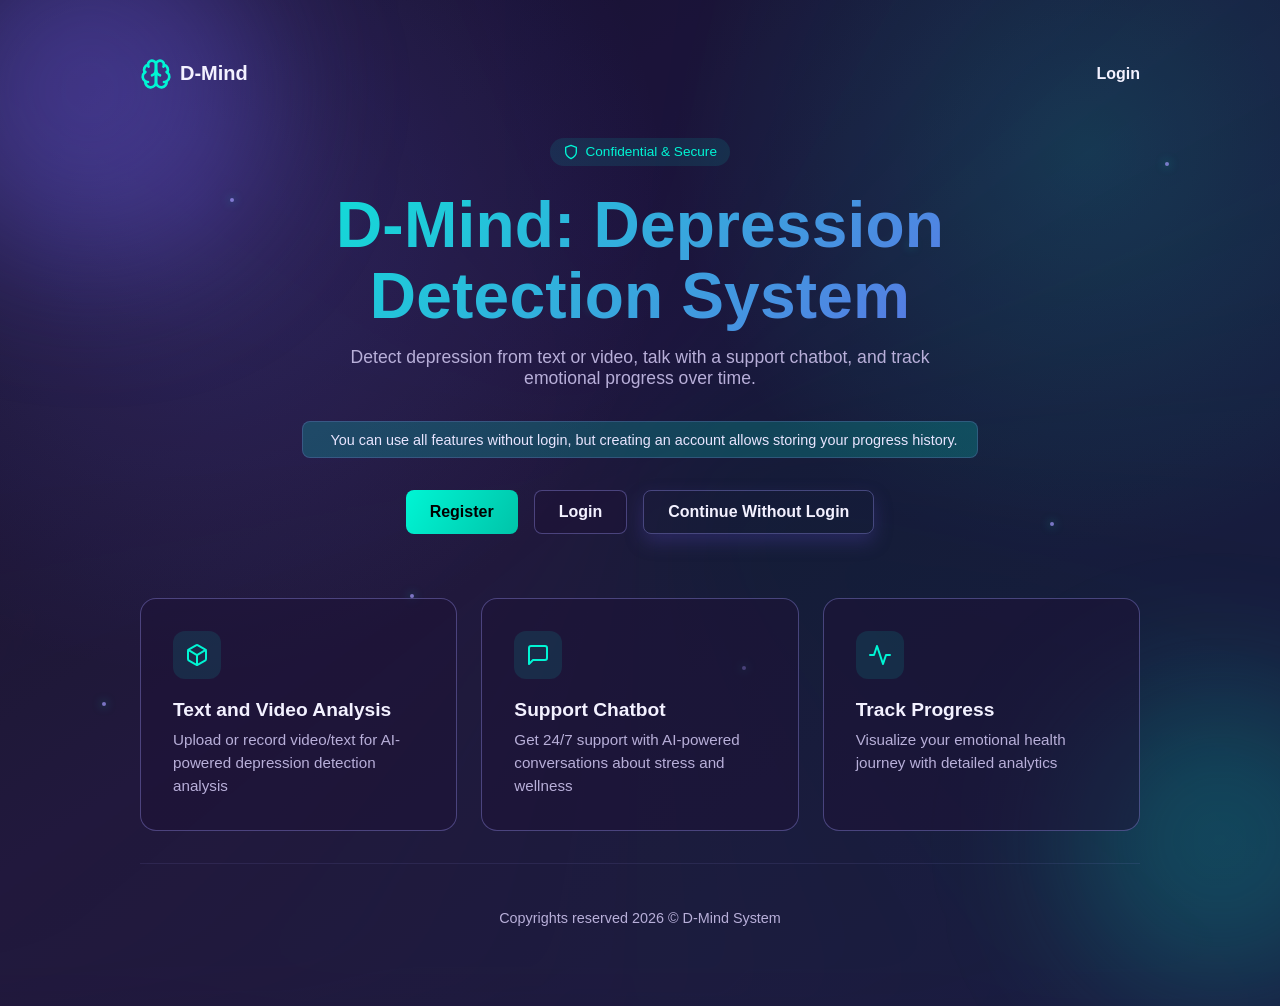
<file: frontend/index.html>
<!doctype html>
<html lang="en">

<head>
  <meta charset="UTF-8" />
  <meta name="viewport" content="width=device-width, initial-scale=1.0" />
  <title>D-Mind | Dashboard</title>
  <link rel="stylesheet" href="css/main.css" />
</head>

<body data-page="landing">
  <div class="gradient-flow" aria-hidden="true"></div>
  <div class="bg-particles" aria-hidden="true">
    <span></span><span></span><span></span><span></span>
    <span></span><span></span><span></span><span></span>
  </div>
  <div class="page-shell landing-shell">
    <header class="landing-header">
      <div class="logo-area">
        <svg width="32" height="32" viewBox="0 0 24 24" fill="none" xmlns="http://www.w3.org/2000/svg"
          stroke="var(--accent)" stroke-width="2" stroke-linecap="round" stroke-linejoin="round">
          <path d="M12 5a3 3 0 1 0-5.997.125 4 4 0 0 0-2.526 5.77 4 4 0 0 0 .556 6.588A4 4 0 1 0 12 18Z" />
          <path d="M12 5a3 3 0 1 1 5.997.125 4 4 0 0 1 2.526 5.77 4 4 0 0 1-.556 6.588A4 4 0 1 1 12 18Z" />
          <path d="M15 13a4.5 4.5 0 0 1-3-4 4.5 4.5 0 0 1-3 4" />
          <path d="M17.599 6.5a3 3 0 0 0 .399-1.375" />
          <path d="M6.003 5.125A3 3 0 0 0 6.401 6.5" />
          <path d="M3.477 10.896a4 4 0 0 1 .585-.396" />
          <path d="M19.938 10.5a4 4 0 0 1 .585.396" />
          <path d="M6 18a4 4 0 0 1-1.967-.516" />
          <path d="M19.967 17.484A4 4 0 0 1 18 18" />
        </svg>
        <span class="logo-text">D-Mind</span>
      </div>
      <div class="header-actions">
        <a href="login.html" class="header-link">Login</a>
      </div>
    </header>

    <main class="landing-main">
      <div class="secure-badge">
        <svg width="16" height="16" viewBox="0 0 24 24" fill="none" stroke="currentColor" stroke-width="2"
          stroke-linecap="round" stroke-linejoin="round">
          <path d="M12 22s8-4 8-10V5l-8-3-8 3v7c0 6 8 10 8 10z"></path>
        </svg>
        Confidential & Secure
      </div>

      <h1 class="landing-title">D-Mind: Depression<br>Detection System</h1>
      <p class="landing-subtitle">Detect depression from text or video, talk with a support chatbot, and track emotional
        progress over time.</p>

      <div class="info-banner">
        <span class="bulb-icon"></span> You can use all features without login, but creating an account allows storing
        your progress history.
      </div>

      <div class="landing-actions">
        <a href="register.html" class="btn btn-primary">Register</a>
        <a href="login.html" class="btn btn-secondary">Login</a>
        <button id="guest-login-btn" class="btn btn-outline">Continue Without Login</button>
      </div>

      <div class="feature-cards">
        <div class="feature-card">
          <div class="feature-icon">
            <svg width="24" height="24" viewBox="0 0 24 24" fill="none" stroke="currentColor" stroke-width="2"
              stroke-linecap="round" stroke-linejoin="round">
              <path
                d="M21 16V8a2 2 0 0 0-1-1.73l-7-4a2 2 0 0 0-2 0l-7 4A2 2 0 0 0 3 8v8a2 2 0 0 0 1 1.73l7 4a2 2 0 0 0 2 0l7-4A2 2 0 0 0 21 16z">
              </path>
              <polyline points="3.27 6.96 12 12.01 20.73 6.96"></polyline>
              <line x1="12" y1="22.08" x2="12" y2="12"></line>
            </svg>
          </div>
          <h3>Text and Video Analysis</h3>
          <p>Upload or record video/text for AI-powered depression detection analysis</p>
        </div>
        <div class="feature-card">
          <div class="feature-icon">
            <svg width="24" height="24" viewBox="0 0 24 24" fill="none" stroke="currentColor" stroke-width="2"
              stroke-linecap="round" stroke-linejoin="round">
              <path d="M21 15a2 2 0 0 1-2 2H7l-4 4V5a2 2 0 0 1 2-2h14a2 2 0 0 1 2 2z"></path>
            </svg>
          </div>
          <h3>Support Chatbot</h3>
          <p>Get 24/7 support with AI-powered conversations about stress and wellness</p>
        </div>
        <div class="feature-card">
          <div class="feature-icon">
            <svg width="24" height="24" viewBox="0 0 24 24" fill="none" stroke="currentColor" stroke-width="2"
              stroke-linecap="round" stroke-linejoin="round">
              <polyline points="22 12 18 12 15 21 9 3 6 12 2 12"></polyline>
            </svg>
          </div>
          <h3>Track Progress</h3>
          <p>Visualize your emotional health journey with detailed analytics</p>
        </div>
      </div>
    </main>
    <footer class="app-footer">
      <p>Copyrights reserved 2026 &copy; D-Mind System</p>
    </footer>
  </div>
  <script>
    document.getElementById('guest-login-btn').addEventListener('click', () => {
      localStorage.setItem('guest_mode', 'true');
      window.location.href = 'dashboard.html';
    });
  </script>
</body>

</html>
</file>
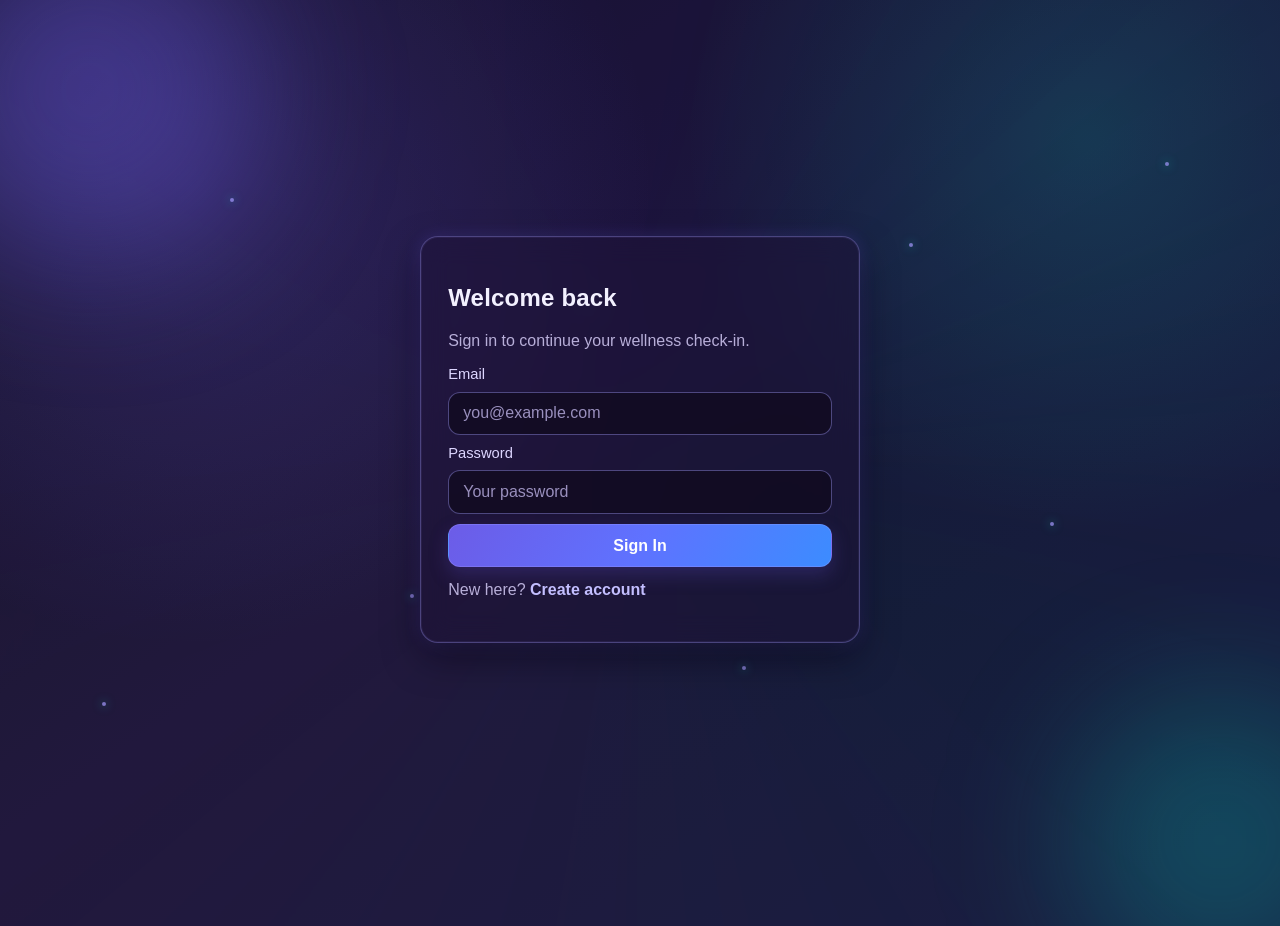
<file: frontend/login.html>
<!doctype html>
<html lang="en">
  <head>
    <meta charset="UTF-8" />
    <meta name="viewport" content="width=device-width, initial-scale=1.0" />
    <title>Login | Mindful Support</title>
    <link rel="stylesheet" href="css/main.css" />
  </head>
  <body data-page="login">
    <div class="gradient-flow" aria-hidden="true"></div>
    <div class="bg-particles" aria-hidden="true">
      <span></span><span></span><span></span><span></span>
      <span></span><span></span><span></span><span></span>
    </div>
    <div class="page-shell auth-shell">
      <section class="auth-card">
        <h1>Welcome back</h1>
        <p class="subtitle">Sign in to continue your wellness check-in.</p>

        <form id="login-form" class="form-stack">
          <label for="email">Email</label>
          <input id="email" type="email" placeholder="you@example.com" required />

          <label for="password">Password</label>
          <input id="password" type="password" placeholder="Your password" required />

          <button id="login-btn" type="submit">Sign In</button>
        </form>

        <p class="status-row">
          New here?
          <a href="register.html">Create account</a>
        </p>
      </section>
    </div>

    <script src="js/api.js"></script>
    <script src="js/components.js"></script>
    <script src="js/auth-pages.js"></script>
  </body>
</html>
</file>
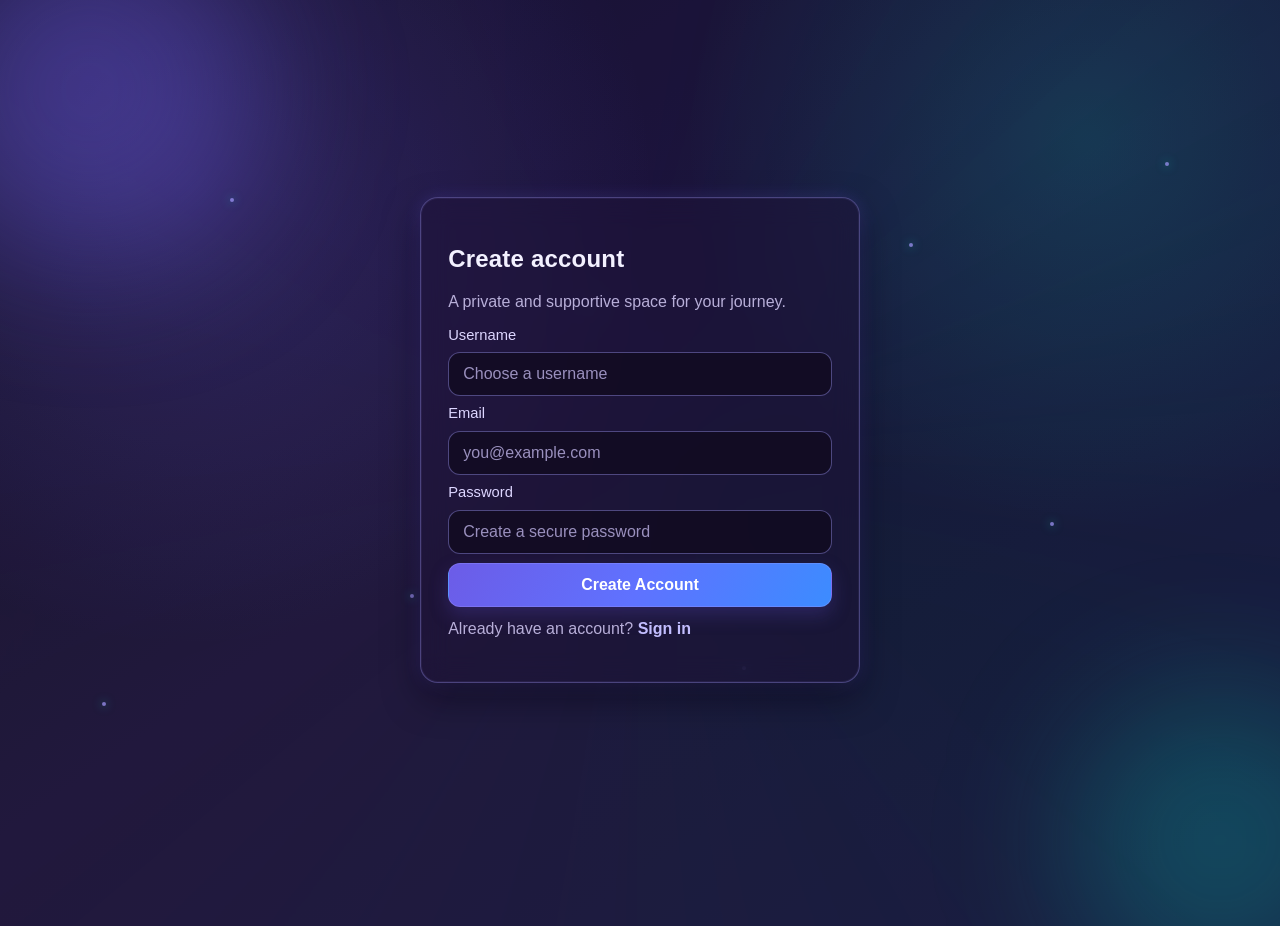
<file: frontend/register.html>
<!doctype html>
<html lang="en">
  <head>
    <meta charset="UTF-8" />
    <meta name="viewport" content="width=device-width, initial-scale=1.0" />
    <title>Register | Mindful Support</title>
    <link rel="stylesheet" href="css/main.css" />
  </head>
  <body data-page="register">
    <div class="gradient-flow" aria-hidden="true"></div>
    <div class="bg-particles" aria-hidden="true">
      <span></span><span></span><span></span><span></span>
      <span></span><span></span><span></span><span></span>
    </div>
    <div class="page-shell auth-shell">
      <section class="auth-card">
        <h1>Create account</h1>
        <p class="subtitle">A private and supportive space for your journey.</p>

        <form id="register-form" class="form-stack">
          <label for="username">Username</label>
          <input id="username" type="text" placeholder="Choose a username" required />

          <label for="email">Email</label>
          <input id="email" type="email" placeholder="you@example.com" required />

          <label for="password">Password</label>
          <input id="password" type="password" placeholder="Create a secure password" required />

          <button id="register-btn" type="submit">Create Account</button>
        </form>

        <p class="status-row">
          Already have an account?
          <a href="login.html">Sign in</a>
        </p>
      </section>
    </div>

    <script src="js/api.js"></script>
    <script src="js/components.js"></script>
    <script src="js/auth-pages.js"></script>
  </body>
</html>
</file>
<file: frontend/css/main.css>
:root {
  --primary: #6c5ce7;
  --secondary: #a29bfe;
  --accent: #00f5d4;
  --bg-start: #07040f;
  --bg-mid: #130a27;
  --bg-end: #1a0c35;
  --text: #f3f1ff;
  --muted: #b8afd9;
  --danger: #ff6b9a;
  --success: #2de2b7;
  --glass: rgba(29, 19, 55, 0.52);
  --glass-strong: rgba(22, 14, 42, 0.72);
  --border: rgba(162, 155, 254, 0.35);
}

* {
  box-sizing: border-box;
}

body {
  margin: 0;
  font-family: "Inter", "Poppins", "Segoe UI", Arial, sans-serif;
  color: var(--text);
  background: radial-gradient(circle at 15% 20%, rgba(108, 92, 231, 0.24), transparent 35%),
    radial-gradient(circle at 85% 15%, rgba(0, 245, 212, 0.15), transparent 30%),
    linear-gradient(145deg, var(--bg-start), var(--bg-mid) 46%, var(--bg-end));
  min-height: 100vh;
  position: relative;
  overflow-x: hidden;
}

body::before,
body::after {
  content: "";
  position: fixed;
  border-radius: 50%;
  filter: blur(70px);
  pointer-events: none;
  z-index: -2;
}

body::before {
  width: 340px;
  height: 340px;
  top: -80px;
  left: -80px;
  background: rgba(108, 92, 231, 0.38);
}

body::after {
  width: 300px;
  height: 300px;
  right: -90px;
  bottom: -90px;
  background: rgba(0, 245, 212, 0.2);
}

.gradient-flow {
  position: fixed;
  inset: -20%;
  z-index: -3;
  pointer-events: none;
  background: conic-gradient(from 0deg,
      rgba(108, 92, 231, 0.14),
      rgba(0, 245, 212, 0.08),
      rgba(162, 155, 254, 0.1),
      rgba(108, 92, 231, 0.14));
  filter: blur(60px);
  animation: rotateGradient 24s linear infinite;
}

.bg-particles {
  position: fixed;
  inset: 0;
  pointer-events: none;
  z-index: -1;
}

.bg-particles span {
  position: absolute;
  width: 4px;
  height: 4px;
  border-radius: 50%;
  background: rgba(162, 155, 254, 0.7);
  box-shadow: 0 0 10px rgba(0, 245, 212, 0.55);
  animation: floatParticle linear infinite;
}

.bg-particles span:nth-child(1) {
  left: 8%;
  top: 78%;
  animation-duration: 13s;
  animation-delay: -2s;
}

.bg-particles span:nth-child(2) {
  left: 18%;
  top: 22%;
  animation-duration: 17s;
  animation-delay: -7s;
}

.bg-particles span:nth-child(3) {
  left: 32%;
  top: 66%;
  animation-duration: 15s;
  animation-delay: -4s;
}

.bg-particles span:nth-child(4) {
  left: 46%;
  top: 34%;
  animation-duration: 20s;
  animation-delay: -8s;
}

.bg-particles span:nth-child(5) {
  left: 58%;
  top: 74%;
  animation-duration: 12s;
  animation-delay: -5s;
}

.bg-particles span:nth-child(6) {
  left: 71%;
  top: 27%;
  animation-duration: 18s;
  animation-delay: -6s;
}

.bg-particles span:nth-child(7) {
  left: 82%;
  top: 58%;
  animation-duration: 16s;
  animation-delay: -9s;
}

.bg-particles span:nth-child(8) {
  left: 91%;
  top: 18%;
  animation-duration: 21s;
  animation-delay: -3s;
}

.page-shell {
  width: min(1100px, 94vw);
  margin: 1.6rem auto 2.1rem;
}

.auth-shell {
  min-height: 92vh;
  display: grid;
  place-items: center;
}

.auth-card,
.panel,
.navbar {
  background: var(--glass);
  border: 1px solid var(--border);
  border-radius: 18px;
  box-shadow: 0 15px 35px rgba(8, 4, 19, 0.5), 0 0 18px rgba(108, 92, 231, 0.25), inset 0 0 0 1px rgba(162, 155, 254, 0.08);
  backdrop-filter: blur(14px);
  -webkit-backdrop-filter: blur(14px);
  transition: border-color 0.25s ease, box-shadow 0.25s ease, transform 0.25s ease;
}

.auth-card:hover,
.panel:hover,
.navbar:hover {
  border-color: rgba(0, 245, 212, 0.45);
  box-shadow: 0 16px 36px rgba(8, 4, 19, 0.55), 0 0 20px rgba(108, 92, 231, 0.34), 0 0 12px rgba(0, 245, 212, 0.2);
}

.auth-card {
  width: min(440px, 100%);
  padding: 1.7rem;
}

h1,
h2 {
  letter-spacing: 0.2px;
}

.subtitle {
  margin-top: 0.35rem;
  color: var(--muted);
}

.form-stack {
  display: grid;
  gap: 0.6rem;
  margin-top: 1rem;
}

label {
  font-size: 0.92rem;
  font-weight: 500;
  color: #ddd6ff;
}

input,
textarea,
button {
  width: 100%;
  border-radius: 12px;
  border: 1px solid rgba(162, 155, 254, 0.42);
  padding: 0.74rem 0.88rem;
  font: inherit;
  color: var(--text);
  transition: transform 0.2s ease, box-shadow 0.25s ease, border-color 0.2s ease, background 0.25s ease, filter 0.2s ease;
}

input,
textarea {
  background: rgba(16, 11, 30, 0.72);
}

input::placeholder,
textarea::placeholder {
  color: #9a90be;
}

input:focus,
textarea:focus {
  outline: none;
  border-color: rgba(0, 245, 212, 0.8);
  transform: translateY(-1px);
  box-shadow: 0 0 0 3px rgba(0, 245, 212, 0.16), 0 0 20px rgba(108, 92, 231, 0.28), 0 0 12px rgba(0, 245, 212, 0.32);
}

button {
  border: 1px solid rgba(162, 155, 254, 0.3);
  background: linear-gradient(120deg, #6c5ce7, #5f72ff 50%, #3c8cff);
  color: #fff;
  font-weight: 600;
  cursor: pointer;
  box-shadow: 0 0 0 rgba(0, 245, 212, 0), 0 8px 18px rgba(76, 64, 166, 0.35);
}

button:hover {
  transform: translateY(-1px) scale(1.01);
  box-shadow: 0 0 18px rgba(108, 92, 231, 0.68), 0 0 12px rgba(0, 245, 212, 0.34), 0 10px 24px rgba(50, 40, 118, 0.45);
  filter: saturate(1.1);
}

button:active {
  transform: scale(0.985);
  box-shadow: 0 0 12px rgba(108, 92, 231, 0.42), 0 0 8px rgba(0, 245, 212, 0.24);
}

button:disabled {
  cursor: not-allowed;
  opacity: 0.65;
  transform: none;
}

.status-row {
  margin-top: 0.85rem;
  color: var(--muted);
}

.status-row a {
  color: #c3beff;
  text-decoration: none;
  font-weight: 600;
}

.status-row a:hover {
  color: #ffffff;
}

.top-header h1 {
  margin: 0;
  font-size: clamp(1.65rem, 2.3vw, 2.2rem);
}

.top-header {
  display: flex;
  align-items: center;
  justify-content: space-between;
  gap: 1rem;
}

.support-copy {
  margin: 0.35rem 0 0;
  color: #d8d2fb;
}

.heartbeat-badge {
  width: 42px;
  height: 42px;
  border-radius: 50%;
  display: grid;
  place-items: center;
  background: rgba(255, 107, 154, 0.18);
  border: 1px solid rgba(255, 107, 154, 0.45);
  box-shadow: 0 0 16px rgba(255, 107, 154, 0.35);
  animation: heartbeat 1.6s ease-in-out infinite;
}

.navbar {
  margin-top: 1rem;
  padding: 0.78rem;
  display: flex;
  gap: 0.65rem;
  align-items: center;
  flex-wrap: wrap;
}

.nav-tab {
  width: auto;
  padding: 0.64rem 1.05rem;
  background: rgba(162, 155, 254, 0.15);
  color: #e8e5ff;
  opacity: 0.68;
  position: relative;
}

.nav-tab.active {
  background: linear-gradient(120deg, #6c5ce7, #806dfa);
  box-shadow: 0 0 14px rgba(108, 92, 231, 0.6);
  opacity: 1;
}

.nav-tab.active::after {
  content: "";
  position: absolute;
  left: 14%;
  right: 14%;
  bottom: 6px;
  height: 2px;
  border-radius: 4px;
  background: var(--accent);
  box-shadow: 0 0 10px rgba(0, 245, 212, 0.75);
}

.nav-logout {
  margin-left: auto;
  width: auto;
  background: linear-gradient(120deg, #bf4d86, #ff6b9a);
}

.content-grid {
  margin-top: 1rem;
}

.panel {
  padding: 1.25rem;
  animation: slideUp 0.25s ease;
}

.panel.tab-enter {
  animation: fadeSection 0.28s ease;
}

.prediction-grid {
  display: grid;
  grid-template-columns: 1.2fr 0.8fr;
  gap: 1rem;
}

video {
  width: 100%;
  border-radius: 14px;
  border: 1px solid rgba(0, 245, 212, 0.35);
  background: rgba(9, 6, 18, 0.75);
  margin-bottom: 0.75rem;
  box-shadow: inset 0 0 0 1px rgba(108, 92, 231, 0.25), 0 0 16px rgba(108, 92, 231, 0.3);
}

.video-stage {
  position: relative;
}

.video-placeholder {
  position: absolute;
  inset: 0;
  display: grid;
  place-items: center;
  font-size: 0.95rem;
  color: #c4bcf0;
  background: rgba(12, 8, 24, 0.45);
  border-radius: 14px;
  border: 1px dashed rgba(162, 155, 254, 0.38);
  animation: gentleFloat 2.8s ease-in-out infinite;
}

.button-row {
  display: grid;
  grid-template-columns: repeat(2, minmax(0, 1fr));
  gap: 0.55rem;
}

.button-row button:not(:disabled),
#upload-btn,
#send-chat-btn {
  opacity: 0.86;
}

.button-row button:hover:not(:disabled),
#upload-btn:hover,
#send-chat-btn:hover {
  opacity: 1;
}

.status-box {
  margin-top: 0.8rem;
  padding: 1rem;
  border-radius: 14px;
  border: 1px solid rgba(0, 245, 212, 0.4);
  background: var(--glass-strong);
  color: #d4d0f8;
  box-shadow: 0 0 14px rgba(0, 245, 212, 0.15), inset 0 0 20px rgba(108, 92, 231, 0.12);
}

.result-title {
  margin: 0 0 0.35rem;
  font-size: 0.82rem;
  text-transform: uppercase;
  letter-spacing: 0.1em;
  color: #bfb6e7;
}

.result-main {
  margin: 0;
  font-size: clamp(1.15rem, 2.4vw, 1.6rem);
  font-weight: 700;
}

.result-sub {
  margin: 0.35rem 0 0;
  color: #bcb5df;
}

.status-normal {
  border-color: rgba(45, 226, 183, 0.55);
  box-shadow: 0 0 20px rgba(45, 226, 183, 0.2);
}

.status-depressed {
  border-color: rgba(255, 107, 154, 0.6);
  box-shadow: 0 0 20px rgba(255, 107, 154, 0.25);
}

.status-anxiety {
  border-color: rgba(255, 180, 50, 0.65);
  box-shadow: 0 0 20px rgba(255, 180, 50, 0.25);
}

.status-suicidal {
  border-color: rgba(255, 30, 80, 0.85);
  box-shadow: 0 0 25px rgba(255, 30, 80, 0.45);
  animation: pulseSuicidal 2s infinite ease-in-out;
}

.status-error {
  border-color: rgba(255, 107, 154, 0.65);
}

.status-default {
  border-color: rgba(162, 155, 254, 0.45);
}

@keyframes pulseSuicidal {
  0%, 100% {
    box-shadow: 0 0 20px rgba(255, 30, 80, 0.45);
    border-color: rgba(255, 30, 80, 0.7);
  }
  50% {
    box-shadow: 0 0 35px rgba(255, 30, 80, 0.75);
    border-color: rgba(255, 30, 80, 1);
  }
}


.chat-window {
  height: 330px;
  overflow-y: auto;
  border: 1px solid rgba(162, 155, 254, 0.35);
  border-radius: 14px;
  padding: 0.8rem;
  background: rgba(13, 9, 24, 0.65);
}

.chat-composer {
  margin-top: 0.75rem;
  display: flex;
  gap: 0.6rem;
}

.chat-composer button {
  width: 120px;
}

.message {
  max-width: 82%;
  padding: 0.62rem 0.72rem 0.45rem;
  border-radius: 14px;
  margin-bottom: 0.55rem;
  border: 1px solid rgba(162, 155, 254, 0.24);
}

.message.user {
  margin-left: auto;
  background: linear-gradient(130deg, rgba(108, 92, 231, 0.82), rgba(162, 155, 254, 0.72));
  box-shadow: 0 0 12px rgba(108, 92, 231, 0.4);
}

.message.bot {
  background: linear-gradient(130deg, rgba(30, 22, 55, 0.88), rgba(45, 32, 80, 0.88));
  box-shadow: 0 0 10px rgba(0, 245, 212, 0.16);
}

.message.typing {
  max-width: 120px;
}

.typing-dots {
  display: inline-flex;
  gap: 4px;
}

.typing-dots span {
  width: 7px;
  height: 7px;
  border-radius: 50%;
  background: #d6d1ff;
  animation: typingPulse 1.1s infinite ease-in-out;
}

.typing-dots span:nth-child(2) {
  animation-delay: 0.2s;
}

.typing-dots span:nth-child(3) {
  animation-delay: 0.4s;
}

.message p {
  margin: 0;
}

.msg-time {
  display: block;
  margin-top: 0.25rem;
  text-align: right;
  font-size: 0.72rem;
  opacity: 0.8;
}

.history-list {
  margin-top: 1rem;
  color: #c6bfee;
  line-height: 1.55;
}

.toast-wrap {
  position: fixed;
  right: 1rem;
  top: 1rem;
  z-index: 999;
  display: grid;
  gap: 0.5rem;
}

.toast {
  min-width: 230px;
  padding: 0.72rem 0.82rem;
  border-radius: 12px;
  background: rgba(21, 14, 38, 0.86);
  border: 1px solid rgba(162, 155, 254, 0.35);
  box-shadow: 0 10px 20px rgba(10, 7, 21, 0.45);
}

.toast.error {
  border-left: 4px solid var(--danger);
}

.toast.success {
  border-left: 4px solid var(--success);
}

.hidden {
  display: none !important;
}

@keyframes slideUp {
  from {
    opacity: 0;
    transform: translateY(6px);
  }

  to {
    opacity: 1;
    transform: translateY(0);
  }
}

@keyframes typingPulse {

  0%,
  80%,
  100% {
    transform: translateY(0);
    opacity: 0.55;
  }

  40% {
    transform: translateY(-3px);
    opacity: 1;
  }
}

@keyframes floatParticle {
  0% {
    transform: translateY(0) translateX(0);
    opacity: 0.25;
  }

  50% {
    transform: translateY(-12px) translateX(4px);
    opacity: 0.9;
  }

  100% {
    transform: translateY(0) translateX(0);
    opacity: 0.25;
  }
}

@keyframes rotateGradient {
  from {
    transform: rotate(0deg) scale(1);
  }

  50% {
    transform: rotate(180deg) scale(1.05);
  }

  to {
    transform: rotate(360deg) scale(1);
  }
}

@keyframes gentleFloat {

  0%,
  100% {
    transform: translateY(0);
    opacity: 0.92;
  }

  50% {
    transform: translateY(-3px);
    opacity: 1;
  }
}

@keyframes fadeSection {
  from {
    opacity: 0;
    transform: translateY(8px);
  }

  to {
    opacity: 1;
    transform: translateY(0);
  }
}

@keyframes heartbeat {

  0%,
  100% {
    transform: scale(1);
  }

  25% {
    transform: scale(1.08);
  }

  40% {
    transform: scale(0.98);
  }

  60% {
    transform: scale(1.12);
  }
}

/* --- Landing Page Dashboard --- */
.landing-shell {
  max-width: 1000px;
  text-align: center;
  padding-top: 2rem;
}

.landing-header {
  display: flex;
  justify-content: space-between;
  align-items: center;
  margin-bottom: 3rem;
}

.logo-area {
  display: flex;
  align-items: center;
  gap: 0.5rem;
}

.logo-text {
  font-size: 1.25rem;
  font-weight: 700;
  color: var(--text);
}

.header-link {
  color: var(--text);
  text-decoration: none;
  font-weight: 600;
}

.header-link:hover {
  color: var(--accent);
}

.secure-badge {
  display: inline-flex;
  align-items: center;
  gap: 0.4rem;
  background: rgba(0, 245, 212, 0.1);
  color: var(--accent);
  padding: 0.4rem 0.8rem;
  border-radius: 20px;
  font-size: 0.85rem;
  font-weight: 500;
  margin-bottom: 1.5rem;
}

.landing-title {
  font-size: clamp(2.5rem, 5vw, 4rem);
  line-height: 1.1;
  margin: 0 0 1rem;
  background: linear-gradient(135deg, var(--accent), var(--primary));
  -webkit-background-clip: text;
  background-clip: text;
  -webkit-text-fill-color: transparent;
}

.landing-subtitle {
  font-size: 1.1rem;
  color: var(--muted);
  max-width: 600px;
  margin: 0 auto 2rem;
}

.info-banner {
  display: inline-flex;
  align-items: center;
  gap: 0.5rem;
  background: rgba(0, 245, 212, 0.2);
  border: 1px solid rgba(162, 155, 254, 0.2);
  padding: 0.6rem 1.2rem;
  border-radius: 8px;
  color: #e8e5ff;
  font-size: 0.9rem;
  margin-bottom: 2rem;
}

.landing-actions {
  display: flex;
  justify-content: center;
  gap: 1rem;
  margin-bottom: 4rem;
  flex-wrap: wrap;
}

.btn {
  display: inline-flex;
  align-items: center;
  justify-content: center;
  padding: 0.75rem 1.5rem;
  border-radius: 8px;
  font-weight: 600;
  text-decoration: none;
  cursor: pointer;
  transition: all 0.2s ease;
  border: none;
  font-size: 1rem;
  width: auto;
}

.btn-primary {
  background: linear-gradient(120deg, var(--accent), #00c4a9);
  color: #000;
}

.btn-primary:hover {
  box-shadow: 0 0 15px rgba(0, 245, 212, 0.4);
  transform: translateY(-2px);
  color: #000;
}

.btn-secondary {
  background: var(--glass);
  border: 1px solid var(--border);
  color: var(--text);
}

.btn-secondary:hover {
  background: rgba(162, 155, 254, 0.2);
  transform: translateY(-2px);
}

.btn-outline {
  background: transparent;
  border: 1px solid var(--border);
  color: var(--text);
}

.btn-outline:hover {
  background: rgba(0, 245, 212, 0.2);
  border-color: var(--primary);
}

.feature-cards {
  display: grid;
  grid-template-columns: repeat(auto-fit, minmax(250px, 1fr));
  gap: 1.5rem;
  text-align: left;
}

.feature-card {
  background: var(--glass);
  border: 1px solid var(--border);
  padding: 2rem;
  border-radius: 16px;
  transition: transform 0.3s ease, box-shadow 0.3s ease;
}

.feature-card:hover {
  transform: translateY(-5px);
  box-shadow: 0 10px 30px rgba(108, 92, 231, 0.2);
  border-color: rgba(0, 245, 212, 0.4);
}

.feature-icon {
  width: 48px;
  height: 48px;
  border-radius: 12px;
  background: rgba(0, 245, 212, 0.1);
  color: var(--accent);
  display: flex;
  align-items: center;
  justify-content: center;
  margin-bottom: 1.25rem;
}

.feature-card h3 {
  margin: 0 0 0.5rem;
  font-size: 1.2rem;
}

.feature-card p {
  margin: 0;
  color: var(--muted);
  font-size: 0.95rem;
  line-height: 1.5;
}

/* --- Top Navbar --- */
.top-navbar-container {
  display: flex;
  justify-content: space-between;
  align-items: center;
  padding: 0.8rem 1.5rem;
  margin-bottom: 2rem;
  background: rgba(16, 11, 30, 0.75);
  border: 1px solid var(--border);
  border-radius: 16px;
  backdrop-filter: blur(12px);
  -webkit-backdrop-filter: blur(12px);
  box-shadow: 0 4px 20px rgba(8, 4, 19, 0.4), inset 0 0 0 1px rgba(162, 155, 254, 0.05);
}

.navbar-brand {
  display: flex;
  align-items: center;
  gap: 0.6rem;
  font-weight: 700;
  font-size: 1.1rem;
  color: var(--text);
  cursor: pointer;
}

.nav-links {
  display: flex;
  gap: 1.5rem;
  align-items: center;
}

.nav-link-btn {
  background: transparent;
  border: none;
  box-shadow: none;
  padding: 0.5rem 0.2rem;
  color: var(--muted);
  font-weight: 500;
  font-size: 0.95rem;
  position: relative;
  transition: color 0.2s ease;
  width: auto;
}

.nav-link-btn:hover {
  background: transparent;
  color: var(--text);
  box-shadow: none;
  transform: none;
  filter: none;
}

.nav-link-btn.active {
  background: transparent;
  color: var(--accent);
  box-shadow: none;
}

.nav-link-btn.active::after {
  content: '';
  position: absolute;
  bottom: 0;
  left: 0;
  width: 100%;
  height: 2px;
  background: var(--accent);
  border-radius: 2px;
  box-shadow: 0 0 8px rgba(0, 245, 212, 0.6);
}

.profile-dropdown {
  position: relative;
}

.profile-icon-btn {
  background: rgba(0, 245, 212, 0.2);
  border: 1px solid rgba(162, 155, 254, 0.3);
  width: 40px;
  height: 40px;
  border-radius: 50%;
  display: flex;
  align-items: center;
  justify-content: center;
  cursor: pointer;
  padding: 0;
  box-shadow: none;
  transition: all 0.2s ease;
}

.profile-icon-btn svg {
  color: var(--text);
}

.profile-icon-btn:hover {
  background: rgba(162, 155, 254, 0.25);
  border-color: rgba(162, 155, 254, 0.5);
  box-shadow: 0 0 10px rgba(162, 155, 254, 0.2);
  transform: translateY(-1px);
}

.dropdown-menu {
  position: absolute;
  top: 100%;
  right: 0;
  margin-top: 0.5rem;
  background: var(--bg-mid);
  border: 1px solid var(--border);
  border-radius: 8px;
  padding: 0.5rem;
  min-width: 150px;
  z-index: 100;
  box-shadow: 0 10px 25px rgba(0, 0, 0, 0.5);
}

.dropdown-menu button {
  width: 100%;
}

.nav-logout {
  display: flex;
  align-items: center;
  justify-content: flex-start;
  background: transparent;
  color: #ff6b9a;
  border: none;
  box-shadow: none;
  padding: 0.6rem 1rem;
  font-weight: 500;
  transition: background 0.2s;
  width: 100%;
}

.nav-logout:hover {
  background: rgba(255, 107, 154, 0.1);
  box-shadow: none;
  transform: none;
  color: #ff6b9a;
}

/* --- App Footer --- */
.app-footer {
  text-align: center;
  padding: 2rem 0;
  margin-top: 2rem;
  border-top: 1px solid rgba(162, 155, 254, 0.1);
  color: var(--muted);
  font-size: 0.9rem;
}

@media (max-width: 900px) {
  .prediction-grid {
    grid-template-columns: 1fr;
  }
}

@media (max-width: 700px) {
  .page-shell {
    width: 95vw;
    margin-top: 1rem;
  }

  .navbar {
    gap: 0.45rem;
  }

  .top-header {
    flex-direction: column;
    align-items: flex-start;
  }

  .nav-tab,
  .nav-logout {
    width: 100%;
    margin-left: 0;
  }

  .button-row {
    grid-template-columns: 1fr;
  }

  .chat-composer {
    flex-direction: column;
  }

  .chat-composer button {
    width: 100%;
  }
}
/* --- Markdown Chat Styles --- */
.msg-content {
  line-height: 1.5;
}
.msg-content p {
  margin: 0 0 0.5rem 0;
}
.msg-content p:last-child {
  margin: 0;
}
.msg-content ul, .msg-content ol {
  margin: 0.5rem 0;
  padding-left: 1.5rem;
}
.msg-content li {
  margin-bottom: 0.25rem;
}
.msg-content strong {
  color: var(--accent);
}


/* --- New Prediction UI --- */
.prediction-cards-container {
  display: grid;
  grid-template-columns: 1fr 1fr;
  gap: 2rem;
  margin-top: 1.5rem;
}
.pred-card {
  background: var(--glass);
  border: 1px solid var(--border);
  border-radius: 12px;
  padding: 2.5rem 2rem;
  display: flex;
  flex-direction: column;
  align-items: center;
  justify-content: center;
  text-align: center;
  transition: transform 0.3s ease, box-shadow 0.3s ease;
}
.pred-card:hover {
  transform: translateY(-4px);
  box-shadow: 0 8px 24px rgba(0, 0, 0, 0.2);
}
.pred-card h3 {
  margin: 1rem 0 1.5rem;
  font-size: 1.25rem;
  color: var(--text);
}
.pred-icon-circle {
  width: 64px;
  height: 64px;
  border-radius: 50%;
  background: rgba(0, 245, 212, 0.15);
  display: flex;
  align-items: center;
  justify-content: center;
  margin-bottom: 0.5rem;
}
.file-status-bar {
  margin-top: 2rem;
  background: var(--glass);
  border: 1px solid var(--border);
  border-radius: 8px;
  padding: 1.25rem 1.5rem;
  display: flex;
  align-items: center;
  justify-content: space-between;
}
.file-info .file-name {
  margin: 0 0 0.25rem;
  font-weight: 500;
  color: var(--text);
}
.file-info .file-size {
  margin: 0;
  font-size: 0.85rem;
  color: var(--muted);
}
.webcam-container {
  margin-top: 2rem;
  border-radius: 12px;
  overflow: hidden;
  background: #000;
  border: 1px solid var(--border);
}
.webcam-container video {
  width: 100%;
  height: auto;
  display: block;
}
@media (max-width: 768px) {
  .prediction-cards-container {
    grid-template-columns: 1fr;
  }
  .file-status-bar {
    flex-direction: column;
    align-items: flex-start;
    gap: 1rem;
  }
}

.webcam-container video {
  width: 100%;
  max-height: 400px;
  object-fit: cover;
  display: block;
}
.webcam-controls {
  display: flex;
  justify-content: center;
  padding: 1rem;
  background: rgba(29, 19, 55, 0.8);
  border-top: 1px solid var(--border);
}
.webcam-controls button {
  margin: 0 0.5rem;
}

/* ── Prediction Sub-tabs ─────────────────────────────────── */
.pred-subtab-bar {
  display: flex;
  gap: 0.5rem;
  margin-top: 1.2rem;
  margin-bottom: 0.25rem;
  border-bottom: 1px solid rgba(162, 155, 254, 0.2);
  padding-bottom: 0;
}

.pred-subtab {
  width: auto;
  display: inline-flex;
  align-items: center;
  padding: 0.55rem 1.1rem;
  border-radius: 10px 10px 0 0;
  border: 1px solid transparent;
  border-bottom: none;
  background: transparent;
  color: var(--muted);
  font-weight: 500;
  font-size: 0.9rem;
  cursor: pointer;
  transition: all 0.2s ease;
  box-shadow: none;
  position: relative;
  bottom: -1px;
}

.pred-subtab:hover {
  background: rgba(162, 155, 254, 0.1);
  color: var(--text);
  transform: none;
  box-shadow: none;
}

.pred-subtab.active {
  background: var(--glass);
  color: var(--accent);
  border-color: rgba(162, 155, 254, 0.3);
  border-bottom: 1px solid var(--glass);
  box-shadow: 0 -2px 12px rgba(108, 92, 231, 0.2);
}

.pred-subtab-content {
  padding-top: 0.5rem;
}

/* btn-danger for stop recording */
.btn-danger {
  background: linear-gradient(120deg, #bf1d45, #ff6b9a);
  color: #fff;
  border: none;
  width: auto;
  padding: 0.65rem 1.4rem;
}
.btn-danger:hover {
  box-shadow: 0 0 18px rgba(255, 107, 154, 0.55);
}
</file>
